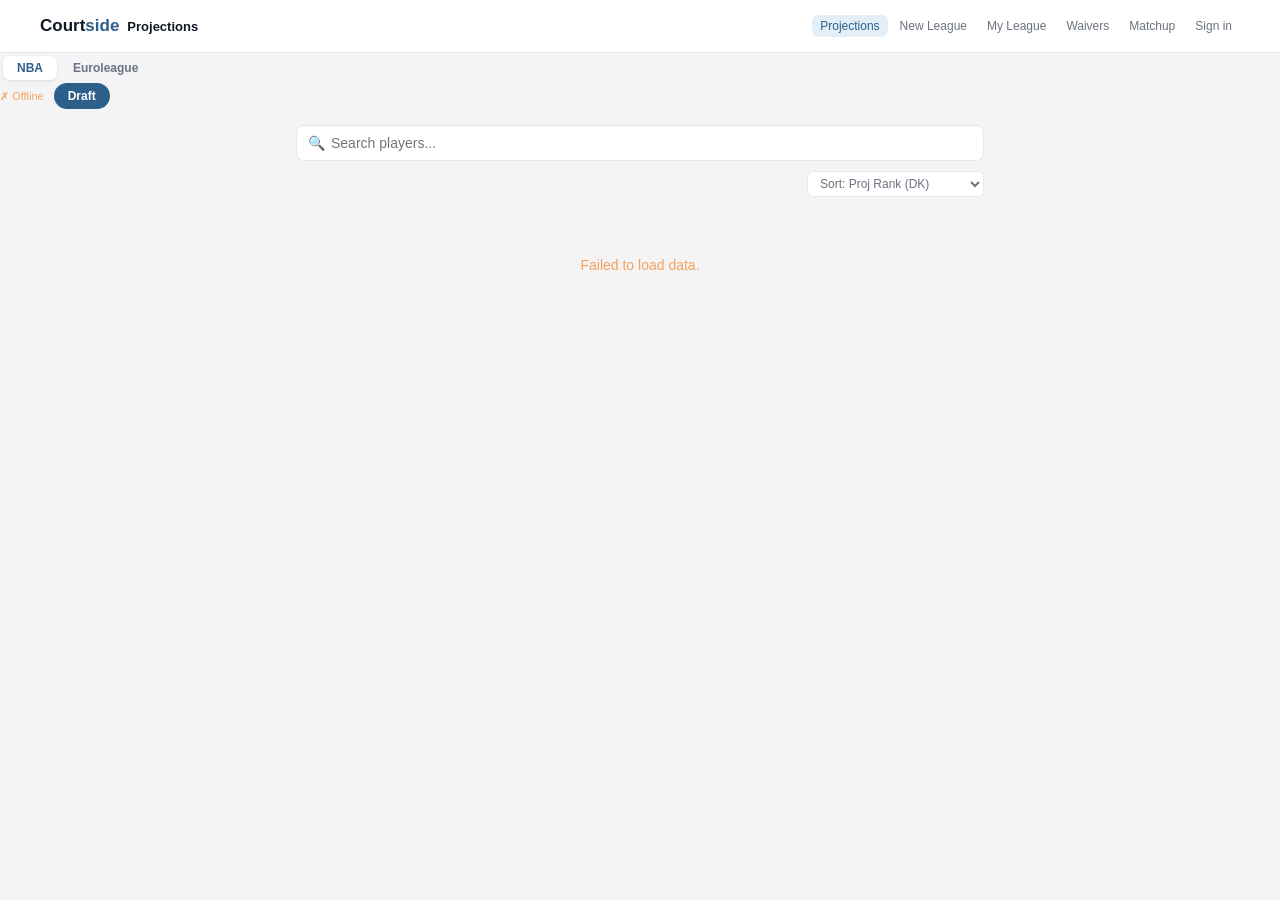
<file: index.html>
<!DOCTYPE html>
<html lang="en">
<head>
  <meta charset="UTF-8">
  <meta name="viewport" content="width=device-width, initial-scale=1.0">
  <title>Courtside — Player Projections</title>
  <style>
    * { box-sizing: border-box; margin: 0; padding: 0; }
    :root {
      --green: #2C5F8A; --green-light: #eaf2f8;
      --orange: #F4A35C; --bg: #f4f4f6; --card: #ffffff;
      --border: #e8e8ec; --text: #111827; --muted: #6b7280; --subtle: #9ca3af;
    }
    body { font-family: -apple-system, BlinkMacSystemFont, 'Segoe UI', sans-serif; background: var(--bg); color: var(--text); min-height: 100vh; }
    .nav { position: sticky; top: 0; z-index: 100; background: white; border-bottom: 1px solid var(--border); padding: 0 16px; }
    .nav-inner { max-width: 720px; margin: 0 auto; display: flex; align-items: center; justify-content: space-between; height: 52px; gap: 10px; }
    .logo { font-size: 17px; font-weight: 700; letter-spacing: -0.3px; flex-shrink: 0; }
    .logo span { color: var(--green); }
    .nav-right { display: flex; align-items: center; gap: 10px; }
    .status { font-size: 11px; color: var(--subtle); }
    .status.ok { color: var(--green); }
    .status.err { color: var(--orange); }
    .draft-btn-nav { font-size: 12px; font-weight: 600; padding: 6px 14px; border-radius: 20px; background: var(--green); color: white; border: none; cursor: pointer; text-decoration: none; display: inline-block; white-space: nowrap; }
    .draft-btn-nav:hover { opacity: .9; }
    .league-toggle { display: flex; background: var(--bg); border-radius: 10px; padding: 3px; gap: 2px; }
    .league-btn { font-size: 12px; font-weight: 600; padding: 5px 14px; border-radius: 7px; border: none; background: transparent; color: var(--muted); cursor: pointer; transition: all 0.15s; white-space: nowrap; }
    .league-btn.active { background: white; color: var(--text); box-shadow: 0 1px 3px rgba(0,0,0,0.1); }
    .league-btn.active.nba { color: var(--green); }
    .league-btn.active.el  { color: var(--orange); }
    .container { max-width: 720px; margin: 0 auto; padding: 16px; }
    .search-wrap { position: relative; margin-bottom: 10px; }
    .search { width: 100%; padding: 9px 12px 9px 34px; font-size: 14px; border: 1px solid var(--border); border-radius: 8px; background: white; color: var(--text); outline: none; transition: border-color 0.15s; }
    .search:focus { border-color: var(--green); }
    .search-icon { position: absolute; left: 12px; top: 50%; transform: translateY(-50%); color: var(--subtle); font-size: 14px; pointer-events: none; }
    .meta-row { display: flex; justify-content: space-between; align-items: center; margin-bottom: 12px; }
    .count { font-size: 12px; color: var(--muted); }
    .sort-select { font-size: 12px; color: var(--muted); border: 1px solid var(--border); border-radius: 6px; padding: 4px 8px; background: white; cursor: pointer; outline: none; }
    .player-card { background: white; border-radius: 12px; padding: 14px 16px; margin-bottom: 8px; border: 1.5px solid var(--border); cursor: pointer; transition: border-color 0.15s, box-shadow 0.15s; }
    .player-card:hover { border-color: var(--green); box-shadow: 0 2px 8px rgba(44,95,138,0.08); }
    .player-card.expanded { border-color: var(--green); }
    .player-card.el-card:hover { border-color: var(--orange); box-shadow: 0 2px 8px rgba(244,163,92,0.10); }
    .player-card.el-card.expanded { border-color: var(--orange); }
    .card-top { display: flex; justify-content: space-between; align-items: flex-start; gap: 12px; }
    .card-left { display: flex; align-items: center; gap: 10px; flex: 1; min-width: 0; }
    .rank { font-size: 11px; font-weight: 700; color: var(--subtle); min-width: 22px; }
    .card-thumb { width: 40px; height: 40px; border-radius: 50%; object-fit: cover; object-position: top center; flex-shrink: 0; background: var(--bg); border: 1.5px solid var(--border); }
    .player-name { font-size: 14px; font-weight: 600; white-space: nowrap; overflow: hidden; text-overflow: ellipsis; }
    .player-meta { font-size: 11px; color: var(--muted); margin-top: 2px; }
    .trend { font-size: 11px; margin-top: 3px; font-weight: 500; }
    .trend.up { color: var(--green); } .trend.down { color: var(--orange); } .trend.flat { color: var(--subtle); }
    .proj-block { text-align: right; flex-shrink: 0; }
    .proj-val { font-size: 22px; font-weight: 700; color: var(--green); line-height: 1; }
    .proj-val.el { color: var(--orange); }
    .proj-label { font-size: 10px; color: var(--subtle); margin-top: 2px; }
    .extra-ranks { display:flex; gap:6px; margin-top:6px; justify-content:flex-end; }
    .extra-ranks span { font-size:10px; font-weight:700; padding:2px 7px; border-radius:8px; background:var(--bg); color:var(--muted); }
    .extra-ranks .auction-val { background:var(--green-light); color:#1E4566; }
    .avg-bar { margin-top: 10px; }
    .avg-label { display: flex; justify-content: space-between; font-size: 10px; color: var(--subtle); margin-bottom: 4px; }
    .bar-track { height: 4px; background: #f0f0f0; border-radius: 2px; overflow: hidden; }
    .bar-fill { height: 100%; border-radius: 2px; background: var(--green); }
    .bar-fill.el { background: var(--orange); }
    .stats-grid { display: grid; grid-template-columns: repeat(4, 1fr); gap: 6px; margin-top: 10px; padding-top: 10px; border-top: 1px solid #f3f3f5; }
    .stat-box { background: #f8f8fa; border-radius: 7px; padding: 7px 6px; text-align: center; }
    .stat-val { font-size: 14px; font-weight: 600; }
    .stat-label { font-size: 10px; color: var(--subtle); margin-top: 1px; }
    .detail { display: none; margin-top: 12px; padding-top: 12px; border-top: 1px solid #f3f3f5; }
    .detail.open { display: block; }
    .detail-heading { font-size: 10px; font-weight: 600; color: var(--subtle); text-transform: uppercase; letter-spacing: 0.5px; margin-bottom: 6px; }
    .detail-row { display: grid; grid-template-columns: repeat(4, 1fr); gap: 6px; margin-bottom: 6px; }
    .detail-box { background: #f8f8fa; border-radius: 7px; padding: 6px 4px; text-align: center; }
    .detail-val { font-size: 13px; font-weight: 600; }
    .detail-label { font-size: 10px; color: var(--subtle); margin-top: 1px; }
    .proj-detail-box { background: var(--green-light); border-radius: 7px; padding: 6px 4px; text-align: center; }
    .proj-detail-box.el { background: #fdf1e4; }
    .proj-detail-val { font-size: 13px; font-weight: 700; color: var(--green); }
    .proj-detail-val.el { color: var(--orange); }
    .proj-detail-label { font-size: 10px; color: var(--muted); margin-top: 1px; }
    .loading { text-align: center; padding: 48px 20px; color: var(--muted); font-size: 14px; }
    .spinner { width: 28px; height: 28px; border: 2px solid var(--border); border-top-color: var(--green); border-radius: 50%; animation: spin 0.7s linear infinite; margin: 0 auto 12px; }
    @keyframes spin { to { transform: rotate(360deg); } }
    .error-msg { text-align: center; padding: 48px 20px; color: var(--orange); font-size: 14px; }
    .league-badge { display: inline-block; font-size: 9px; font-weight: 700; padding: 2px 5px; border-radius: 4px; margin-left: 6px; vertical-align: middle; letter-spacing: 0.3px; }
    .league-badge.nba { background: var(--green-light); color: var(--green); }
    .league-badge.el  { background: #fdf1e4; color: var(--orange); }

    /* ── Pagination ── */
    .pagination {
      display: flex;
      align-items: center;
      justify-content: center;
      gap: 4px;
      padding: 20px 0 56px;
      flex-wrap: wrap;
    }
    .pg-btn {
      min-width: 34px;
      height: 34px;
      border: 1.5px solid var(--border);
      border-radius: 7px;
      background: white;
      color: var(--text);
      font-size: 12px;
      font-weight: 600;
      cursor: pointer;
      padding: 0 8px;
      display: inline-flex;
      align-items: center;
      justify-content: center;
      transition: border-color 0.12s, color 0.12s, background 0.12s;
      white-space: nowrap;
    }
    .pg-btn:hover:not(.active):not([disabled]) { border-color: var(--green); color: var(--green); }
    .pg-btn.active { background: var(--green); color: white; border-color: var(--green); }
    .pg-btn[disabled] { opacity: 0.35; cursor: not-allowed; }
    .pg-btn.skip { font-size: 11px; color: var(--muted); }
    .pg-ellipsis { color: var(--subtle); font-size: 13px; padding: 0 2px; line-height: 34px; }

    @media (max-width: 480px) {
      .nav-inner { height: 48px; }
      .container { padding: 12px; }
      .proj-val { font-size: 19px; }
      .stats-grid, .detail-row { grid-template-columns: repeat(4, 1fr); gap: 4px; }
      .card-thumb { width: 34px; height: 34px; }
      .pg-btn { min-width: 30px; height: 30px; font-size: 11px; padding: 0 6px; }
    }
  </style>
  <link rel="stylesheet" href="player-panel.css?v=4">
  <script src="player-panel.js?v=5" defer></script>
  <script src="nav.js?v=4" defer></script>
</head>
<body>

<div class="league-toggle">
      <button class="league-btn nba active" onclick="switchLeague('nba', this)">NBA</button>
      <button class="league-btn el" onclick="switchLeague('el', this)">Euroleague</button>
    </div>
    <div class="nav-right">
      <div class="status" id="status">Connecting...</div>
      <a class="draft-btn-nav" href="lobby.html">Draft</a>
    </div>
  </div>
</div>

<div class="container">
  <div class="search-wrap">
    <span class="search-icon">🔍</span>
    <input class="search" type="text" placeholder="Search players..." id="search" oninput="onSearch()">
  </div>
  <div class="meta-row">
    <div class="count" id="count"></div>
    <select class="sort-select" id="sort" onchange="onSort()">
      <option value="proj_dk">Sort: Proj Rank (DK)</option>
      <option value="dk_avg">Sort: Last Year Rank (DK)</option>
      <option value="auction_value">Sort: Auction Value</option>
      <option value="pts">Sort: PTS avg</option>
      <option value="reb">Sort: REB avg</option>
      <option value="ast">Sort: AST avg</option>
    </select>
  </div>
  <div id="player-list"><div class="loading"><div class="spinner"></div>Loading projections...</div></div>
</div>

<script>
const API      = 'https://hoopiq-api-production-d3a4.up.railway.app';
const PAGE_SIZE = 20;

let allPlayers     = [];
let displayPlayers = [];  // filtered + sorted
let currentLeague  = 'nba';
let sortField      = 'proj_dk';
let currentPage    = 1;
let nbaPlayerIds   = {};
let elPlayerPhotos = {};

async function init() {
  // Load photo maps
  try { const r = await fetch('nba_player_ids.json');   nbaPlayerIds   = await r.json(); } catch(e) { nbaPlayerIds   = {}; }
  try { const r = await fetch('el_player_photos.json'); elPlayerPhotos = await r.json(); } catch(e) { elPlayerPhotos = {}; }

  try {
    const h = await fetch(`${API}/health`);
    const health = await h.json();
    const n = health.nba ? health.nba.players : health.players;
    document.getElementById('status').textContent = `✓ ${n} players`;
    document.getElementById('status').className = 'status ok';
  } catch(e) {
    document.getElementById('status').textContent = '✗ Offline';
    document.getElementById('status').className = 'status err';
  }
  loadLeague('nba');
}

async function switchLeague(league, btn) {
  if (league === currentLeague) return;
  currentLeague = league;
  document.querySelectorAll('.league-btn').forEach(b => b.classList.remove('active'));
  btn.classList.add('active');
  document.getElementById('search').value = '';
  document.getElementById('count').textContent = '';
  document.getElementById('player-list').innerHTML = '<div class="loading"><div class="spinner"></div>Loading...</div>';
  loadLeague(league);
}

async function loadLeague(league) {
  try {
    const r = await fetch(league === 'el' ? `${API}/euroleague/top?limit=600` : `${API}/top?limit=600`);
    allPlayers = await r.json();
    computeDerivedStats(allPlayers);
    currentPage = 1;
    document.getElementById('status').textContent = `✓ ${allPlayers.length} players`;
    document.getElementById('status').className = 'status ok';
    applyAndRender();
  } catch(e) {
    console.error('loadLeague error:', e);
    document.getElementById('player-list').innerHTML = `<div class="error-msg">Failed to load data.</div>`;
  }
}

function computeDerivedStats(players) {
  const byDkAvg = [...players].sort((a,b) => (b.dk_avg ?? 0) - (a.dk_avg ?? 0));
  byDkAvg.forEach((p, i) => { p.last_year_rank = i + 1; });

  const ROSTER_SPOTS = 156;
  const BUDGET_POOL  = 2400;
  const byProj = [...players].sort((a,b) => (b.proj_dk ?? 0) - (a.proj_dk ?? 0));
  const replacementVal = byProj[Math.min(ROSTER_SPOTS, byProj.length - 1)]?.proj_dk ?? 0;

  let totalAboveRepl = 0;
  byProj.forEach((p, i) => {
    const above = Math.max(0, (p.proj_dk ?? 0) - replacementVal);
    p._above_repl = (i < ROSTER_SPOTS) ? above : 0;
    totalAboveRepl += p._above_repl;
  });
  players.forEach(p => {
    p.auction_value = (p._above_repl > 0 && totalAboveRepl > 0)
      ? Math.max(1, Math.round((p._above_repl / totalAboveRepl) * BUDGET_POOL))
      : 1;
  });
}

// ── Filtering / sorting ────────────────────────────────────────────────────

function onSearch() { currentPage = 1; applyAndRender(); }
function onSort()   { sortField = document.getElementById('sort').value; currentPage = 1; applyAndRender(); }

function applyAndRender() {
  const q = document.getElementById('search').value.toLowerCase();
  let filtered = q ? allPlayers.filter(p => p.name.toLowerCase().includes(q)) : [...allPlayers];

  const asc = ['last_year_rank'].includes(sortField);
  filtered.sort((a,b) => asc
    ? (a[sortField]??9999) - (b[sortField]??9999)
    : (b[sortField]??0)   - (a[sortField]??0)
  );

  displayPlayers = filtered;
  renderPage(currentPage);
}

// ── Pagination ─────────────────────────────────────────────────────────────

function goToPage(page) {
  const totalPages = Math.ceil(displayPlayers.length / PAGE_SIZE);
  page = Math.max(1, Math.min(page, totalPages));
  currentPage = page;
  renderPage(page);
  window.scrollTo({ top: 0, behavior: 'smooth' });
}

function renderPage(page) {
  const isEL      = currentLeague === 'el';
  const total     = displayPlayers.length;
  const totalPages = Math.ceil(total / PAGE_SIZE);
  page = Math.max(1, Math.min(page, totalPages || 1));
  currentPage = page;

  const start = (page - 1) * PAGE_SIZE;
  const end   = Math.min(start + PAGE_SIZE, total);
  const slice = displayPlayers.slice(start, end);
  const maxDk = Math.max(...displayPlayers.map(p => p.dk_avg || 0), 1);

  // Update count label
  document.getElementById('count').textContent =
    `${total} players · page ${page} of ${totalPages || 1}`;

  if (!slice.length) {
    document.getElementById('player-list').innerHTML = '<div class="loading">No players found.</div>';
    return;
  }

  document.getElementById('player-list').innerHTML =
    slice.map((p, i) => renderCard(p, start + i, isEL, maxDk)).join('') +
    buildPagination(totalPages, page);
}

// ── Card rendering ─────────────────────────────────────────────────────────

function renderCard(p, globalIdx, isEL, maxDk) {
  const projDk = p.proj_dk ?? p.PREDICTED ?? 0;
  const dkAvg  = p.dk_avg ?? 0;
  const diff   = projDk - dkAvg;
  const trendText  = Math.abs(diff) > 2
    ? `${diff > 0 ? '↑' : '↓'} ${diff > 0 ? '+' : ''}${diff.toFixed(1)} vs season avg`
    : '— on track';
  const trendClass = diff > 2 ? 'up' : diff < -2 ? 'down' : 'flat';
  const barWidth   = Math.round((dkAvg / maxDk) * 100);
  const teamOpp    = `${p.team ?? '—'} · vs ${p.opp ?? '—'}`;
  const hasProjStats = p.proj_pts !== undefined;

  let thumbSrc = 'player-placeholder.svg';
  if (!isEL) {
    const pid = nbaPlayerIds[p.name];
    if (pid) thumbSrc = `https://cdn.nba.com/headshots/nba/latest/260x190/${pid}.png`;
  } else {
    const url = elPlayerPhotos[p.name];
    if (url) thumbSrc = url;
  }

  return `
  <div class="player-card${isEL ? ' el-card' : ''}" id="card-${globalIdx}" onclick="toggleDetail(${globalIdx})">
    <div class="card-top">
      <div class="card-left">
        <div class="rank">#${globalIdx + 1}</div>
        <img class="card-thumb" src="${thumbSrc}" alt="" onerror="this.src='player-placeholder.svg'">
        <div style="min-width:0">
          <div class="player-name pp-trigger" data-player="${p.name}" data-league="${isEL?'el':'nba'}"
               onclick="event.stopPropagation();PlayerPanel.open('${p.name}','${isEL?'el':'nba'}')">
            ${p.name}<span class="league-badge ${isEL ? 'el' : 'nba'}">${isEL ? 'EL' : 'NBA'}</span>
          </div>
          <div class="player-meta">${teamOpp} · ${p.games ?? '—'} games · ${p.min != null ? p.min.toFixed(1) : '—'} min</div>
          <div class="trend ${trendClass}">${trendText}</div>
        </div>
      </div>
      <div class="proj-block">
        <div class="proj-val${isEL ? ' el' : ''}">${projDk.toFixed(1)}</div>
        <div class="proj-label">proj DK · #${p.proj_rank ?? '—'}</div>
        <div class="extra-ranks">
          <span title="Last year rank">LY #${p.last_year_rank ?? '—'}</span>
          <span class="auction-val" title="Auction value">$${p.auction_value ?? 1}</span>
        </div>
      </div>
    </div>
    <div class="avg-bar">
      <div class="avg-label"><span>Season DK avg: ${dkAvg.toFixed(1)}</span><span>Best: ${Math.max(...[dkAvg]).toFixed(1)}</span></div>
      <div class="bar-track"><div class="bar-fill${isEL ? ' el' : ''}" style="width:${barWidth}%"></div></div>
    </div>
    <div class="stats-grid">
      <div class="stat-box"><div class="stat-val">${pct(p.fg_pct)}</div><div class="stat-label">FG%</div></div>
      <div class="stat-box"><div class="stat-val">${pct(p.ft_pct)}</div><div class="stat-label">FT%</div></div>
      <div class="stat-box"><div class="stat-val">${fmt(p.pts)}</div><div class="stat-label">PTS</div></div>
      <div class="stat-box"><div class="stat-val">${fmt(p.fg3m)}</div><div class="stat-label">3PM</div></div>
    </div>
    <div class="detail" id="detail-${globalIdx}">
      ${hasProjStats ? `
      <div class="detail-heading">Projected stats</div>
      <div class="detail-row">
        <div class="proj-detail-box${isEL ? ' el' : ''}"><div class="proj-detail-val${isEL ? ' el' : ''}">${fmt(p.proj_pts)}</div><div class="proj-detail-label">PTS</div></div>
        <div class="proj-detail-box${isEL ? ' el' : ''}"><div class="proj-detail-val${isEL ? ' el' : ''}">${fmt(p.proj_reb)}</div><div class="proj-detail-label">REB</div></div>
        <div class="proj-detail-box${isEL ? ' el' : ''}"><div class="proj-detail-val${isEL ? ' el' : ''}">${fmt(p.proj_ast)}</div><div class="proj-detail-label">AST</div></div>
        <div class="proj-detail-box${isEL ? ' el' : ''}"><div class="proj-detail-val${isEL ? ' el' : ''}">${fmt(p.proj_stl)}</div><div class="proj-detail-label">STL</div></div>
      </div>
      <div class="detail-row">
        <div class="proj-detail-box${isEL ? ' el' : ''}"><div class="proj-detail-val${isEL ? ' el' : ''}">${fmt(p.proj_blk)}</div><div class="proj-detail-label">BLK</div></div>
        <div class="proj-detail-box${isEL ? ' el' : ''}"><div class="proj-detail-val${isEL ? ' el' : ''}">${fmt(p.proj_tov)}</div><div class="proj-detail-label">TOV</div></div>
        <div class="proj-detail-box${isEL ? ' el' : ''}"><div class="proj-detail-val${isEL ? ' el' : ''}">${fmt(p.proj_fg3m)}</div><div class="proj-detail-label">3PM</div></div>
        <div class="proj-detail-box${isEL ? ' el' : ''}"><div class="proj-detail-val${isEL ? ' el' : ''}">${fmtPct(p.proj_fgm,p.proj_fga)}</div><div class="proj-detail-label">FG%</div></div>
      </div>` : ''}
      <div class="detail-heading" style="margin-top:${hasProjStats?'10px':'0'}">Season averages</div>
      <div class="detail-row">
        <div class="detail-box"><div class="detail-val">${pct(p.fg_pct)}</div><div class="detail-label">FG%</div></div>
        <div class="detail-box"><div class="detail-val">${pct(p.ft_pct)}</div><div class="detail-label">FT%</div></div>
        <div class="detail-box"><div class="detail-val">${fmt(p.pts)}</div><div class="detail-label">PTS</div></div>
        <div class="detail-box"><div class="detail-val">${fmt(p.fg3m)}</div><div class="detail-label">3PM</div></div>
      </div>
      <div class="detail-row">
        <div class="detail-box"><div class="detail-val">${fmt(p.reb)}</div><div class="detail-label">REB</div></div>
        <div class="detail-box"><div class="detail-val">${fmt(p.ast)}</div><div class="detail-label">AST</div></div>
        <div class="detail-box"><div class="detail-val">${fmt(p.stl)}</div><div class="detail-label">STL</div></div>
        <div class="detail-box"><div class="detail-val">${fmt(p.blk)}</div><div class="detail-label">BLK</div></div>
      </div>
      <div class="detail-row">
        <div class="detail-box"><div class="detail-val">${fmt(p.tov)}</div><div class="detail-label">TOV</div></div>
        <div class="detail-box"><div class="detail-val">${dkAvg.toFixed(1)}</div><div class="detail-label">DK avg</div></div>
        <div class="detail-box"><div class="detail-val">${fmt(p.dk_std)}</div><div class="detail-label">DK std</div></div>
        <div class="detail-box"><div class="detail-val">${p.opp ?? '—'}</div><div class="detail-label">Opp</div></div>
      </div>
      ${isEL && p.pir_avg ? `<div class="detail-row"><div class="detail-box"><div class="detail-val">${fmt(p.pir_avg)}</div><div class="detail-label">PIR avg</div></div></div>` : ''}
    </div>
  </div>`;
}

// ── Pagination HTML ────────────────────────────────────────────────────────

function buildPagination(totalPages, page) {
  if (totalPages <= 1) return '';

  const btn = (label, targetPage, extra = '') => {
    const disabled = (targetPage < 1 || targetPage > totalPages) ? 'disabled' : '';
    const active   = (targetPage === page && !isNaN(targetPage)) ? 'active' : '';
    const cls      = ['pg-btn', extra, active].filter(Boolean).join(' ');
    return `<button class="${cls}" onclick="goToPage(${targetPage})" ${disabled}>${label}</button>`;
  };

  // Which page numbers to show
  const nums = pageNumbers(totalPages, page);
  const numBtns = nums.map(n =>
    n === '...' ? `<span class="pg-ellipsis">…</span>` : btn(n, n)
  ).join('');

  return `
    <div class="pagination">
      ${btn('‹ Prev', page - 1)}
      ${btn('−5', page - 5, 'skip')}
      ${numBtns}
      ${btn('+5', page + 5, 'skip')}
      ${btn('Next ›', page + 1)}
    </div>`;
}

function pageNumbers(total, current) {
  if (total <= 7) return Array.from({length: total}, (_, i) => i + 1);

  const show = new Set([1, total]);
  for (let i = Math.max(1, current - 2); i <= Math.min(total, current + 2); i++) show.add(i);

  const sorted = [...show].sort((a, b) => a - b);
  const result = [];
  let prev = 0;
  for (const p of sorted) {
    if (p - prev > 1) result.push('...');
    result.push(p);
    prev = p;
  }
  return result;
}

// ── Helpers ────────────────────────────────────────────────────────────────

const fmt    = v => v != null ? Number(v).toFixed(1) : '—';
const pct    = v => v != null ? `${(v*100).toFixed(1)}%` : '—';
const fmtPct = (m,a) => a && a > 0 ? `${((m/a)*100).toFixed(1)}%` : '—';

function toggleDetail(i) {
  const card   = document.getElementById(`card-${i}`);
  const detail = document.getElementById(`detail-${i}`);
  if (card)   card.classList.toggle('expanded');
  if (detail) detail.classList.toggle('open');
}

init();
</script>
</body>
</html>
</file>
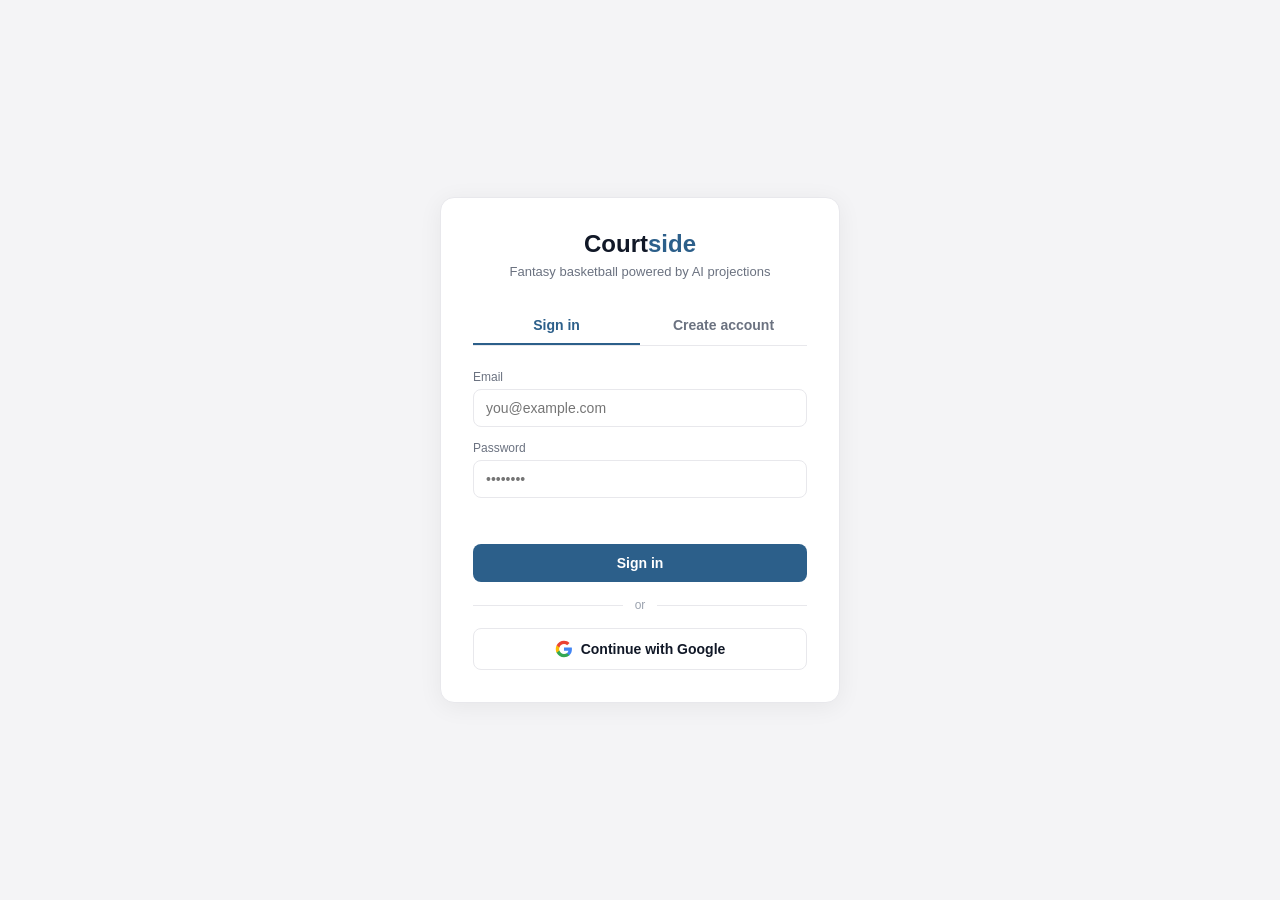
<file: auth-callback.html>
<!DOCTYPE html>
<html lang="en">
<head>
  <meta charset="UTF-8">
  <meta name="viewport" content="width=device-width, initial-scale=1.0">
  <title>Courtside — Signing in...</title>
  <style>
    body{font-family:-apple-system,BlinkMacSystemFont,'Segoe UI',sans-serif;background:#f4f4f6;display:flex;align-items:center;justify-content:center;min-height:100vh;margin:0}
    .card{background:#fff;border-radius:14px;padding:40px;text-align:center;max-width:340px;width:92%;box-shadow:0 4px 24px rgba(0,0,0,.06)}
    .logo{font-size:22px;font-weight:700;margin-bottom:16px}.logo span{color:#2C5F8A}
    .spinner{width:36px;height:36px;border:3px solid #e8e8ec;border-top-color:#2C5F8A;border-radius:50%;animation:spin .7s linear infinite;margin:0 auto 16px}
    @keyframes spin{to{transform:rotate(360deg)}}
    .msg{font-size:14px;color:#6b7280}
    .err{color:#F4A35C;font-size:13px;margin-top:12px}
  </style>
</head>
<body>
<div class="card">
  <div class="logo">Court<span>side</span></div>
  <div class="spinner"></div>
  <div class="msg" id="msg">Completing sign-in...</div>
  <div class="err" id="err"></div>
</div>

<script>
const API = 'https://hoopiq-api-production-d3a4.up.railway.app';

// Supabase can return tokens two ways:
// 1. Implicit flow: #access_token=...&refresh_token=...  (URL hash)
// 2. PKCE flow:     ?code=...                              (query string)
async function handleCallback() {
  const hash       = window.location.hash.substring(1);
  const hashParams = new URLSearchParams(hash);
  const queryParams = new URLSearchParams(window.location.search);

  const access_token  = hashParams.get('access_token');
  const refresh_token = hashParams.get('refresh_token');
  const pkce_code     = queryParams.get('code');
  const error         = hashParams.get('error_description') || hashParams.get('error')
                       || queryParams.get('error_description') || queryParams.get('error');

  if (error) {
    document.getElementById('msg').textContent = 'Sign-in failed';
    document.getElementById('err').textContent = error;
    setTimeout(() => window.location.href = 'auth.html', 3000);
    return;
  }

  // PKCE flow: exchange the code for a session via our API
  if (pkce_code && !access_token) {
    try {
      const res  = await fetch(`${API}/auth/exchange`, {
        method: 'POST',
        headers: {'Content-Type':'application/json'},
        body: JSON.stringify({code: pkce_code}),
      });
      const data = await res.json();
      if (res.ok && data.session?.access_token) {
        localStorage.setItem('courtside_session', JSON.stringify(data.session));
        localStorage.setItem('courtside_user',    JSON.stringify(data.user));
        document.getElementById('msg').textContent = 'Signed in! Redirecting...';
        const redirectTo = queryParams.get('redirect') === 'lobby' ? 'lobby.html' : 'dashboard.html';
        window.location.href = redirectTo;
      } else {
        throw new Error(data.error || 'Exchange failed');
      }
    } catch(e) {
      document.getElementById('err').textContent = e.message;
      setTimeout(() => window.location.href = 'auth.html', 3000);
    }
    return;
  }

  if (access_token) {
    // Get user info
    try {
      const res = await fetch(`${API}/auth/me`, {
        headers: {'Authorization': `Bearer ${access_token}`}
      });
      const data = await res.json();
      if (res.ok) {
        localStorage.setItem('courtside_session', JSON.stringify({access_token, refresh_token}));
        localStorage.setItem('courtside_user',    JSON.stringify(data.user));
        document.getElementById('msg').textContent = 'Signed in! Redirecting...';
        const urlParams  = new URLSearchParams(window.location.search);
        const redirectTo = urlParams.get('redirect') === 'lobby' ? 'lobby.html' : 'dashboard.html';
        window.location.href = redirectTo;
      } else {
        throw new Error(data.error || 'Auth failed');
      }
    } catch(e) {
      document.getElementById('err').textContent = e.message;
      setTimeout(() => window.location.href = 'auth.html', 3000);
    }
  } else {
    // No token — redirect back to login
    window.location.href = 'auth.html';
  }
}

handleCallback();
</script>
</body>
</html>
</file>
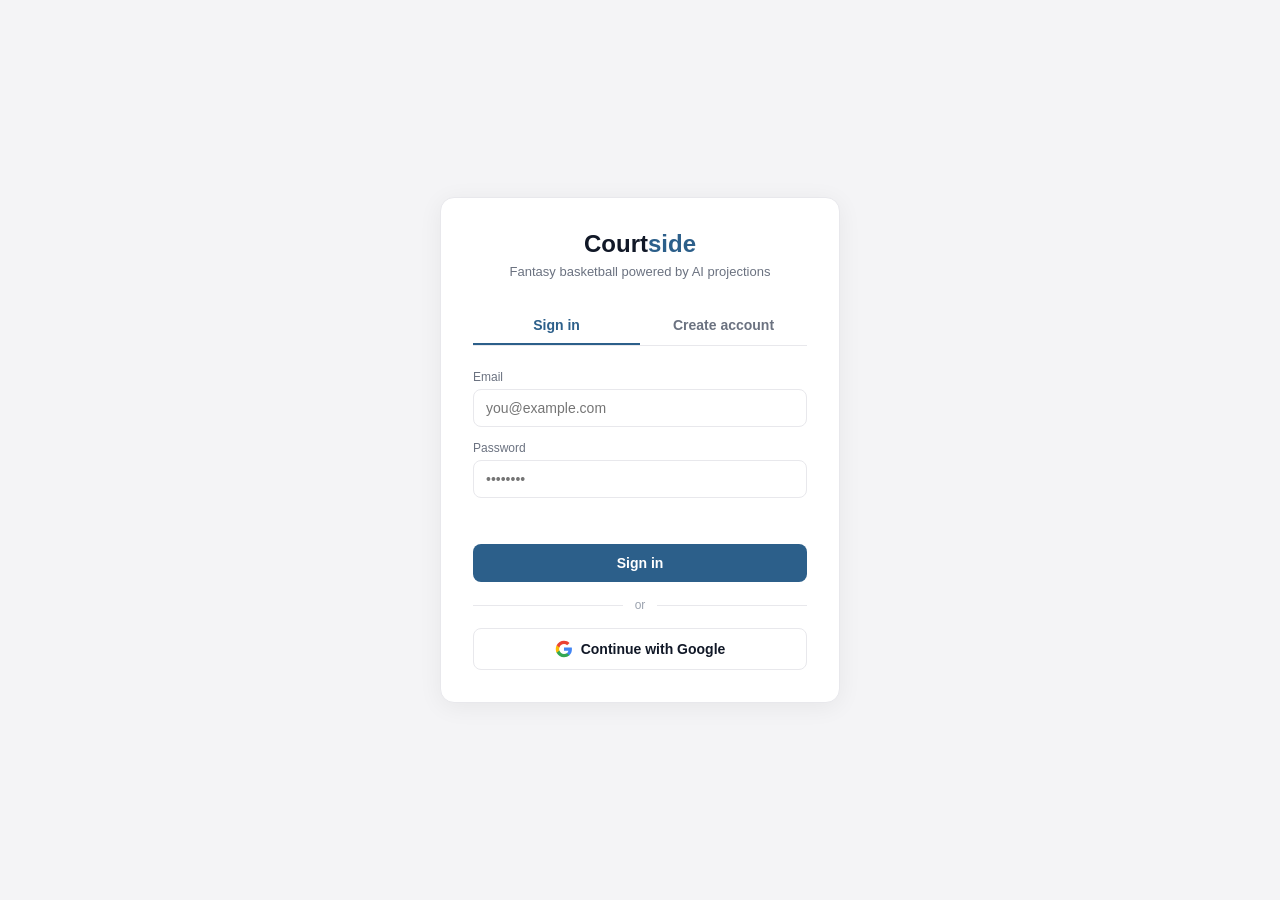
<file: auth.html>
<!DOCTYPE html>
<html lang="en">
<head>
  <meta charset="UTF-8">
  <meta name="viewport" content="width=device-width, initial-scale=1.0">
  <title>Courtside — Sign In</title>
  <style>
    *{box-sizing:border-box;margin:0;padding:0}
    :root{--green:#2C5F8A;--green-light:#E3EEF6;--orange:#F4A35C;--bg:#f4f4f6;--border:#e8e8ec;--text:#111827;--muted:#6b7280;--subtle:#9ca3af}
    body{font-family:-apple-system,BlinkMacSystemFont,'Segoe UI',sans-serif;background:var(--bg);color:var(--text);min-height:100vh;display:flex;align-items:center;justify-content:center;padding:16px}
    .card{background:#fff;border-radius:14px;border:1px solid var(--border);padding:32px;width:100%;max-width:400px;box-shadow:0 4px 24px rgba(0,0,0,.06)}
    .logo{font-size:24px;font-weight:700;text-align:center;margin-bottom:6px}.logo span{color:var(--green)}
    .tagline{font-size:13px;color:var(--muted);text-align:center;margin-bottom:28px}
    .tabs{display:flex;border-bottom:1px solid var(--border);margin-bottom:24px}
    .tab{flex:1;font-size:14px;font-weight:600;padding:10px;border:none;background:none;color:var(--muted);cursor:pointer;border-bottom:2px solid transparent}
    .tab.active{color:var(--green);border-bottom-color:var(--green)}
    label{display:block;font-size:12px;font-weight:500;color:var(--muted);margin-bottom:5px;margin-top:14px}
    label:first-of-type{margin-top:0}
    input{width:100%;padding:10px 12px;font-size:14px;border:1px solid var(--border);border-radius:8px;background:#fff;color:var(--text);outline:none;transition:border-color .15s}
    input:focus{border-color:var(--green)}
    .btn{width:100%;padding:11px;font-size:14px;font-weight:600;border-radius:8px;border:none;cursor:pointer;margin-top:18px;transition:opacity .15s}
    .btn-green{background:var(--green);color:#fff}.btn-green:hover{opacity:.9}
    .btn-google{background:#fff;color:var(--text);border:1px solid var(--border);display:flex;align-items:center;justify-content:center;gap:8px;margin-top:10px}
    .btn-google:hover{background:var(--bg)}
    .btn-google svg{width:18px;height:18px;flex-shrink:0}
    .divider{display:flex;align-items:center;gap:12px;margin:16px 0;color:var(--subtle);font-size:12px}
    .divider::before,.divider::after{content:'';flex:1;height:1px;background:var(--border)}
    .error-msg{font-size:13px;color:var(--orange);margin-top:10px;min-height:18px;text-align:center}
    .success-msg{font-size:13px;color:var(--green);margin-top:10px;min-height:18px;text-align:center}
    .loading{opacity:.6;pointer-events:none}
    .spinner{display:inline-block;width:16px;height:16px;border:2px solid rgba(255,255,255,.3);border-top-color:#fff;border-radius:50%;animation:spin .7s linear infinite;margin-right:6px;vertical-align:middle}
    @keyframes spin{to{transform:rotate(360deg)}}
    .terms{font-size:11px;color:var(--subtle);text-align:center;margin-top:16px;line-height:1.5}
  </style>
</head>
<body>
<div class="card">
  <div class="logo">Court<span>side</span></div>
  <div class="tagline">Fantasy basketball powered by AI projections</div>

  <div class="tabs">
    <button class="tab active" onclick="setTab(this,'login')">Sign in</button>
    <button class="tab" onclick="setTab(this,'signup')">Create account</button>
  </div>

  <!-- LOGIN -->
  <div id="panel-login">
    <label>Email</label>
    <input type="email" id="login-email" placeholder="you@example.com" autocomplete="email">
    <label>Password</label>
    <input type="password" id="login-pwd" placeholder="••••••••" autocomplete="current-password"
           onkeydown="if(event.key==='Enter')login()">
    <div class="error-msg" id="login-err"></div>
    <button class="btn btn-green" id="login-btn" onclick="login()">Sign in</button>
    <div class="divider">or</div>
    <button class="btn btn-google" onclick="googleSignIn()">
      <svg viewBox="0 0 24 24"><path fill="#4285F4" d="M22.56 12.25c0-.78-.07-1.53-.2-2.25H12v4.26h5.92c-.26 1.37-1.04 2.53-2.21 3.31v2.77h3.57c2.08-1.92 3.28-4.74 3.28-8.09z"/><path fill="#34A853" d="M12 23c2.97 0 5.46-.98 7.28-2.66l-3.57-2.77c-.98.66-2.23 1.06-3.71 1.06-2.86 0-5.29-1.93-6.16-4.53H2.18v2.84C3.99 20.53 7.7 23 12 23z"/><path fill="#FBBC05" d="M5.84 14.09c-.22-.66-.35-1.36-.35-2.09s.13-1.43.35-2.09V7.07H2.18C1.43 8.55 1 10.22 1 12s.43 3.45 1.18 4.93l2.85-2.22.81-.62z"/><path fill="#EA4335" d="M12 5.38c1.62 0 3.06.56 4.21 1.64l3.15-3.15C17.45 2.09 14.97 1 12 1 7.7 1 3.99 3.47 2.18 7.07l3.66 2.84c.87-2.6 3.3-4.53 6.16-4.53z"/></svg>
      Continue with Google
    </button>
  </div>

  <!-- SIGNUP -->
  <div id="panel-signup" style="display:none">
    <label>Email</label>
    <input type="email" id="signup-email" placeholder="you@example.com" autocomplete="email">
    <label>Password</label>
    <input type="password" id="signup-pwd" placeholder="Min 6 characters" autocomplete="new-password">
    <label>Confirm password</label>
    <input type="password" id="signup-pwd2" placeholder="••••••••" autocomplete="new-password"
           onkeydown="if(event.key==='Enter')signup()">
    <div class="error-msg" id="signup-err"></div>
    <div class="success-msg" id="signup-ok"></div>
    <button class="btn btn-green" id="signup-btn" onclick="signup()">Create account</button>
    <div class="divider">or</div>
    <button class="btn btn-google" onclick="googleSignIn()">
      <svg viewBox="0 0 24 24"><path fill="#4285F4" d="M22.56 12.25c0-.78-.07-1.53-.2-2.25H12v4.26h5.92c-.26 1.37-1.04 2.53-2.21 3.31v2.77h3.57c2.08-1.92 3.28-4.74 3.28-8.09z"/><path fill="#34A853" d="M12 23c2.97 0 5.46-.98 7.28-2.66l-3.57-2.77c-.98.66-2.23 1.06-3.71 1.06-2.86 0-5.29-1.93-6.16-4.53H2.18v2.84C3.99 20.53 7.7 23 12 23z"/><path fill="#FBBC05" d="M5.84 14.09c-.22-.66-.35-1.36-.35-2.09s.13-1.43.35-2.09V7.07H2.18C1.43 8.55 1 10.22 1 12s.43 3.45 1.18 4.93l2.85-2.22.81-.62z"/><path fill="#EA4335" d="M12 5.38c1.62 0 3.06.56 4.21 1.64l3.15-3.15C17.45 2.09 14.97 1 12 1 7.7 1 3.99 3.47 2.18 7.07l3.66 2.84c.87-2.6 3.3-4.53 6.16-4.53z"/></svg>
      Continue with Google
    </button>
    <div class="terms">By creating an account you agree to our terms of service.</div>
  </div>
</div>

<script>
const API = 'https://hoopiq-api-production-d3a4.up.railway.app';

// Determine where to go after sign-in
const urlParams   = new URLSearchParams(window.location.search);
const redirectTo  = urlParams.get('redirect') === 'lobby' ? 'lobby.html' : 'dashboard.html';

// If already logged in, redirect immediately
const session = JSON.parse(localStorage.getItem('courtside_session') || 'null');
if (session?.access_token) {
  window.location.href = redirectTo;
}

function setTab(btn, tab) {
  document.querySelectorAll('.tab').forEach(b => b.classList.remove('active'));
  btn.classList.add('active');
  document.getElementById('panel-login').style.display  = tab === 'login'  ? 'block' : 'none';
  document.getElementById('panel-signup').style.display = tab === 'signup' ? 'block' : 'none';
}

function setLoading(btnId, loading) {
  const btn = document.getElementById(btnId);
  btn.classList.toggle('loading', loading);
  btn.innerHTML = loading
    ? `<span class="spinner"></span> Please wait...`
    : btnId === 'login-btn' ? 'Sign in' : 'Create account';
}

async function login() {
  const email = document.getElementById('login-email').value.trim();
  const pwd   = document.getElementById('login-pwd').value;
  const errEl = document.getElementById('login-err');
  errEl.textContent = '';
  if (!email || !pwd) { errEl.textContent = 'Enter your email and password.'; return; }
  setLoading('login-btn', true);
  try {
    const res  = await fetch(`${API}/auth/login`, {
      method: 'POST',
      headers: {'Content-Type':'application/json'},
      body: JSON.stringify({email, password: pwd}),
    });
    const data = await res.json();
    if (!res.ok) throw new Error(data.error || 'Login failed');
    saveSession(data);
    window.location.href = redirectTo;
  } catch(e) {
    errEl.textContent = e.message;
    setLoading('login-btn', false);
  }
}

async function signup() {
  const email = document.getElementById('signup-email').value.trim();
  const pwd   = document.getElementById('signup-pwd').value;
  const pwd2  = document.getElementById('signup-pwd2').value;
  const errEl = document.getElementById('signup-err');
  const okEl  = document.getElementById('signup-ok');
  errEl.textContent = ''; okEl.textContent = '';
  if (!email) { errEl.textContent = 'Enter your email.'; return; }
  if (pwd.length < 6) { errEl.textContent = 'Password must be at least 6 characters.'; return; }
  if (pwd !== pwd2)   { errEl.textContent = 'Passwords do not match.'; return; }
  setLoading('signup-btn', true);
  try {
    const res  = await fetch(`${API}/auth/signup`, {
      method: 'POST',
      headers: {'Content-Type':'application/json'},
      body: JSON.stringify({email, password: pwd}),
    });
    const data = await res.json();
    if (!res.ok) throw new Error(data.error || 'Signup failed');
    if (data.session?.access_token) {
      saveSession(data);
      window.location.href = 'dashboard.html';
    } else {
      okEl.textContent = '✓ Account created! Check your email to confirm, then sign in.';
      setLoading('signup-btn', false);
    }
  } catch(e) {
    errEl.textContent = e.message;
    setLoading('signup-btn', false);
  }
}

async function googleSignIn() {
  try {
    const callbackUrl = `https://rozymozy.github.io/hoopiq/auth-callback.html?redirect=${redirectTo === 'lobby.html' ? 'lobby' : 'dashboard'}`;
    const res  = await fetch(`${API}/auth/google-url?redirect=${encodeURIComponent(callbackUrl)}`);
    const data = await res.json();
    if (data.url) window.location.href = data.url;
  } catch(e) {
    alert('Could not start Google sign-in: ' + e.message);
  }
}

function saveSession(data) {
  localStorage.setItem('courtside_session', JSON.stringify(data.session));
  localStorage.setItem('courtside_user',    JSON.stringify(data.user));
}
</script>
</body>
</html>
</file>
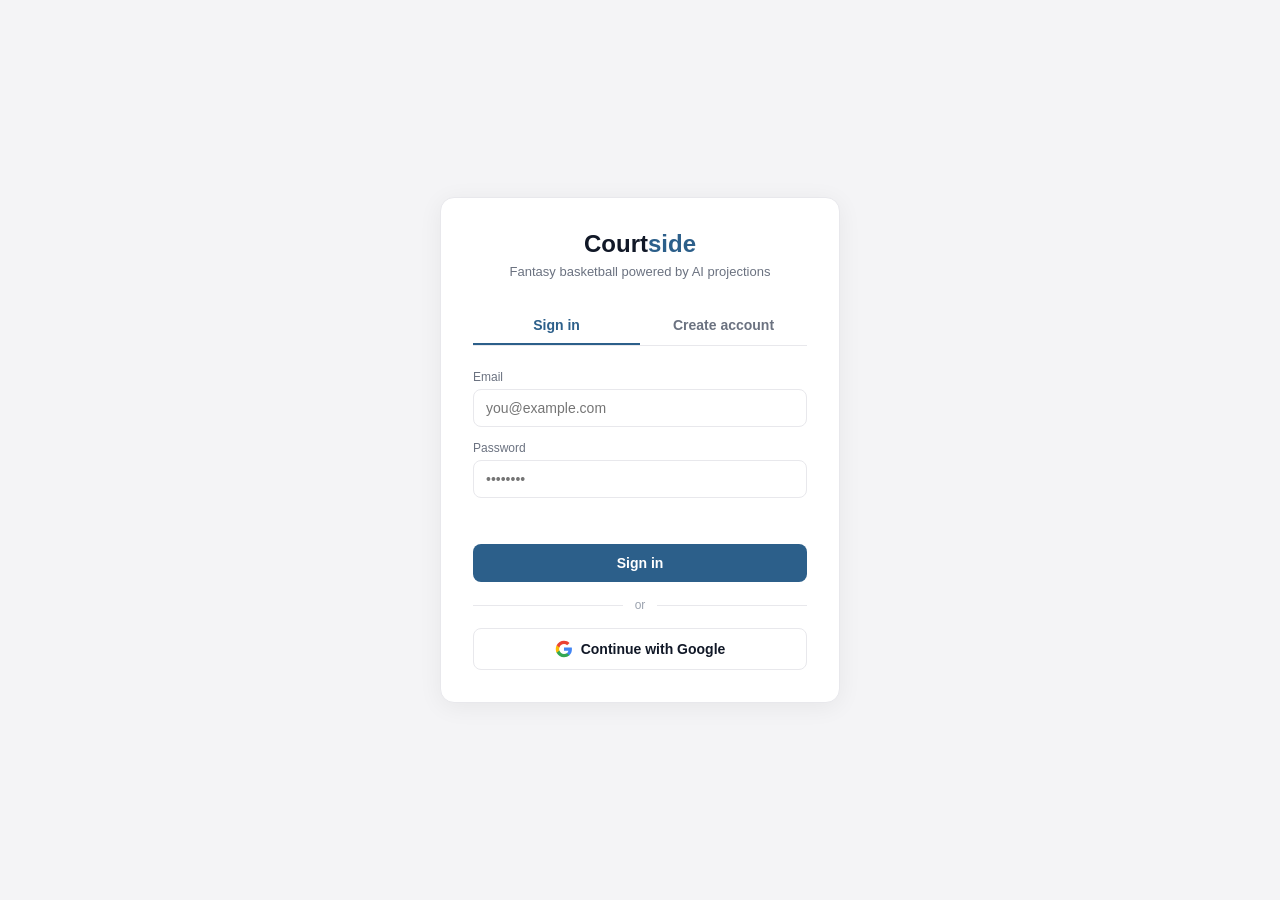
<file: dashboard.html>
<!DOCTYPE html>
<html lang="en">
<head>
  <meta charset="UTF-8">
  <meta name="viewport" content="width=device-width, initial-scale=1.0">
  <title>Courtside — Dashboard</title>
  <script src="nav.js?v=3" defer></script>
  <style>
    *{box-sizing:border-box;margin:0;padding:0}
    :root{--green:#2C5F8A;--green-light:#E3EEF6;--orange:#F4A35C;--purple:#7C3AED;--purple-light:#EDE9FE;--bg:#f4f4f6;--border:#e8e8ec;--text:#111827;--muted:#6b7280;--subtle:#9ca3af}
    body{font-family:-apple-system,BlinkMacSystemFont,'Segoe UI',sans-serif;background:var(--bg);color:var(--text);min-height:100vh}
    .container{max-width:800px;margin:0 auto;padding:24px 16px}
    .welcome{margin-bottom:28px}
    .welcome-title{font-size:22px;font-weight:700}
    .welcome-sub{font-size:14px;color:var(--muted);margin-top:4px}
    .section-title{font-size:14px;font-weight:700;color:var(--muted);text-transform:uppercase;letter-spacing:.5px;margin-bottom:12px}
    .league-grid{display:grid;grid-template-columns:repeat(auto-fill,minmax(240px,1fr));gap:12px;margin-bottom:28px}
    .league-card{background:#fff;border-radius:10px;border:1px solid var(--border);padding:16px;cursor:pointer;transition:box-shadow .15s,transform .15s;text-decoration:none;display:block}
    .league-card:hover{box-shadow:0 4px 16px rgba(0,0,0,.08);transform:translateY(-1px)}
    .lc-name{font-size:15px;font-weight:700;color:var(--text);margin-bottom:4px}
    .lc-team{font-size:12px;color:var(--muted);margin-bottom:10px}
    .lc-pills{display:flex;gap:5px;flex-wrap:wrap}
    .lc-pill{font-size:10px;font-weight:600;padding:2px 8px;border-radius:10px;background:var(--bg);color:var(--muted)}
    .lc-pill.active{background:var(--green-light);color:#1E4566}
    .lc-pill.draft{background:var(--purple-light);color:var(--purple)}
    .new-league-card{background:#fff;border-radius:10px;border:2px dashed var(--border);padding:16px;cursor:pointer;transition:border-color .15s;display:flex;align-items:center;justify-content:center;gap:8px;color:var(--muted);font-size:14px;font-weight:600;min-height:90px;text-decoration:none}
    .new-league-card:hover{border-color:var(--green);color:var(--green)}
    .action-row{display:flex;gap:10px;flex-wrap:wrap;margin-bottom:28px}
    .action-btn{padding:10px 20px;border-radius:8px;border:1px solid var(--border);background:#fff;font-size:13px;font-weight:600;cursor:pointer;color:var(--text);text-decoration:none;display:inline-block}
    .action-btn:hover{background:var(--bg)}
    .action-btn.primary{background:var(--green);color:#fff;border-color:var(--green)}.action-btn.primary:hover{opacity:.9}
    .empty-state{text-align:center;padding:48px 16px;color:var(--muted)}
    .empty-state-title{font-size:16px;font-weight:600;margin-bottom:8px;color:var(--text)}
    .empty-state-sub{font-size:13px;margin-bottom:20px}
    .user-pill{display:flex;align-items:center;gap:8px;padding:8px 14px;background:#fff;border-radius:10px;border:1px solid var(--border);margin-bottom:20px;width:fit-content}
    .user-avatar{width:32px;height:32px;border-radius:50%;background:var(--green-light);display:flex;align-items:center;justify-content:center;font-size:13px;font-weight:700;color:#1E4566;flex-shrink:0}
    .user-email{font-size:13px;color:var(--muted)}
    .signout-btn{font-size:12px;color:var(--orange);cursor:pointer;background:none;border:none;margin-left:8px}
    .signout-btn:hover{text-decoration:underline}
    .loading{color:var(--muted);font-size:13px;padding:20px 0}
  </style>
</head>
<body>
<div class="container">
  <div class="welcome">
    <div class="welcome-title">Welcome back 👋</div>
    <div class="welcome-sub" id="welcome-sub">Loading your leagues...</div>
  </div>

  <div class="user-pill" id="user-pill" style="display:none">
    <div class="user-avatar" id="user-avatar">?</div>
    <div class="user-email" id="user-email">—</div>
    <button class="signout-btn" onclick="signOut()">Sign out</button>
  </div>

  <div class="action-row">
    <a class="action-btn primary" href="lobby.html">+ Create a league</a>
    <a class="action-btn" href="index.html">📊 Projections</a>
  </div>

  <div class="section-title">My Leagues</div>
  <div class="league-grid" id="league-grid">
    <div class="loading">Loading...</div>
  </div>
</div>

<script>
const API = 'https://hoopiq-api-production-d3a4.up.railway.app';

// Auth check
const session = JSON.parse(localStorage.getItem('courtside_session') || 'null');
const user    = JSON.parse(localStorage.getItem('courtside_user')    || 'null');

if (!session?.access_token) {
  window.location.href = 'auth.html';
}

// Show user info
if (user?.email) {
  document.getElementById('user-pill').style.display = 'flex';
  document.getElementById('user-email').textContent  = user.email;
  document.getElementById('user-avatar').textContent = user.email[0].toUpperCase();
  document.getElementById('welcome-sub').textContent = `Here are your leagues, ${user.email.split('@')[0]}`;
}

async function loadLeagues() {
  try {
    const res  = await fetch(`${API}/user/leagues`, {
      headers: {'Authorization': `Bearer ${session.access_token}`}
    });

    if (res.status === 401) {
      // Token expired — try refresh
      await refreshToken();
      return loadLeagues();
    }

    const data = await res.json();
    renderLeagues(data.leagues || []);
  } catch(e) {
    document.getElementById('league-grid').innerHTML =
      '<div class="loading">Could not load leagues — check your connection</div>';
  }
}

function renderLeagues(leagues) {
  const grid = document.getElementById('league-grid');
  if (!leagues.length) {
    grid.innerHTML = `
      <div style="grid-column:1/-1">
        <div class="empty-state">
          <div class="empty-state-title">No leagues yet</div>
          <div class="empty-state-sub">Create a league and invite friends to play</div>
          <a class="action-btn primary" href="lobby.html">+ Create my first league</a>
        </div>
      </div>`;
    return;
  }

  grid.innerHTML = leagues.map(m => {
    const lg     = m.leagues;
    const status = lg?.status || 'waiting';
    const statusLabel = {
      waiting:  '⏳ Waiting',
      drafting: '🔴 Draft live',
      complete: '✓ Draft done',
    }[status] || status;

    return `
    <a class="league-card" href="league.html?code=${lg?.code}&team=${encodeURIComponent(m.team_name)}&manager=${encodeURIComponent(m.manager_name)}">
      <div class="lc-name">${lg?.name || 'My League'}</div>
      <div class="lc-team">Playing as <strong>${m.team_name}</strong></div>
      <div class="lc-pills">
        <span class="lc-pill ${status==='drafting'?'active':''}">${statusLabel}</span>
        <span class="lc-pill">${lg?.league==='el'?'🌍 EL':'🏀 NBA'}</span>
        <span class="lc-pill ${lg?.draft_type==='auction'?'draft':''}">${lg?.draft_type==='auction'?'🔨 Auction':'🐍 Snake'}</span>
        <span class="lc-pill">${lg?.rounds||10} rounds</span>
      </div>
    </a>`;
  }).join('') + `
    <a class="new-league-card" href="lobby.html">
      + New league
    </a>`;
}

async function refreshToken() {
  const refresh_token = session?.refresh_token;
  if (!refresh_token) { signOut(); return; }
  try {
    const res  = await fetch(`${API}/auth/refresh`, {
      method: 'POST',
      headers: {'Content-Type':'application/json'},
      body: JSON.stringify({refresh_token}),
    });
    const data = await res.json();
    if (res.ok && data.session) {
      localStorage.setItem('courtside_session', JSON.stringify(data.session));
      session.access_token  = data.session.access_token;
      session.refresh_token = data.session.refresh_token;
    } else {
      signOut();
    }
  } catch(e) { signOut(); }
}

function signOut() {
  localStorage.removeItem('courtside_session');
  localStorage.removeItem('courtside_user');
  window.location.href = 'auth.html';
}

loadLeagues();
</script>
</body>
</html>
</file>
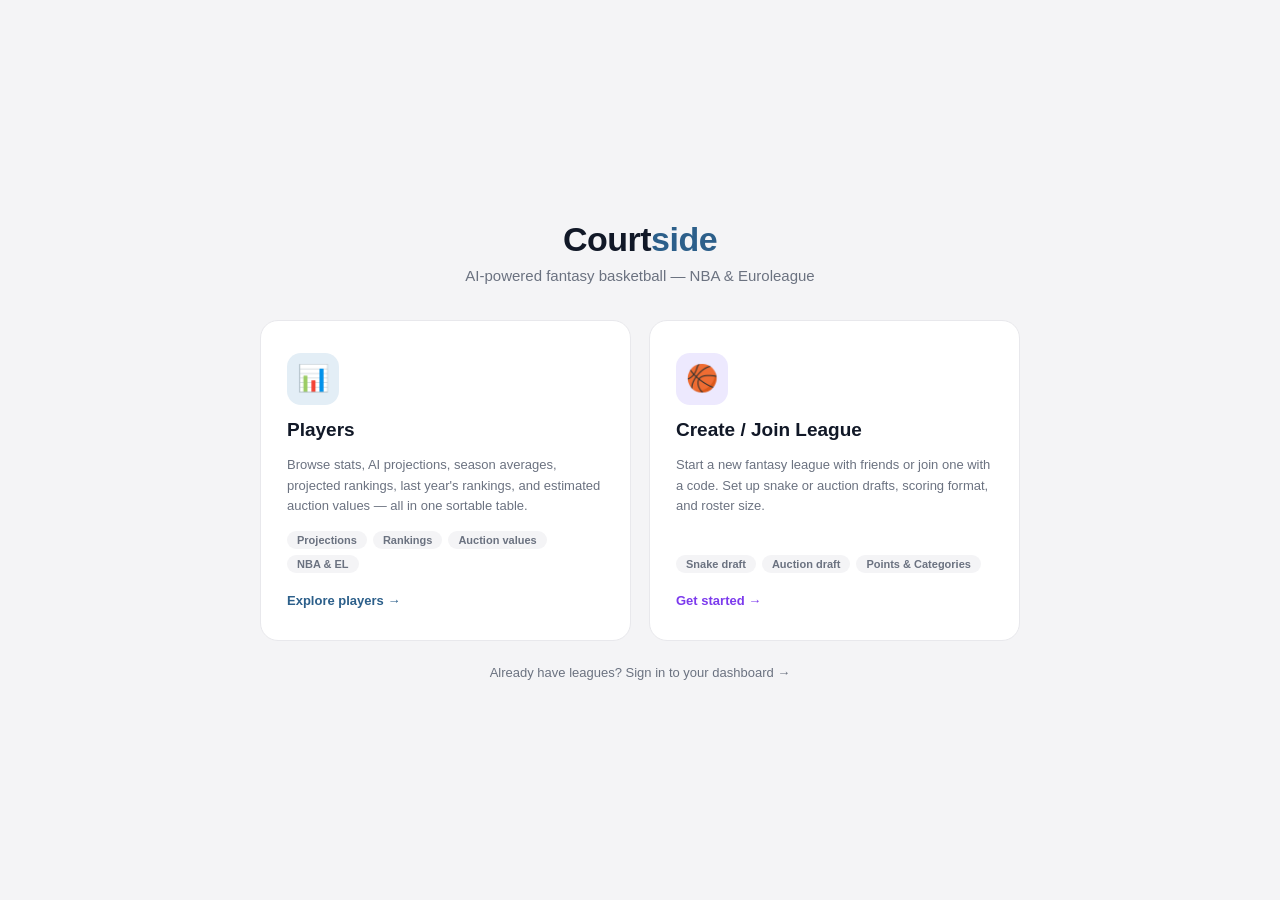
<file: home.html>
<!DOCTYPE html>
<html lang="en">
<head>
  <meta charset="UTF-8">
  <meta name="viewport" content="width=device-width, initial-scale=1.0">
  <title>Courtside — Fantasy Basketball</title>
  <style>
    *{box-sizing:border-box;margin:0;padding:0}
    :root{
      --green:#2C5F8A;--green-light:#E3EEF6;
      --orange:#F4A35C;--orange-light:#FDF1E4;
      --purple:#7C3AED;--purple-light:#EDE9FE;
      --bg:#f4f4f6;--border:#e8e8ec;--text:#111827;--muted:#6b7280;--subtle:#9ca3af;
    }
    body{font-family:-apple-system,BlinkMacSystemFont,'Segoe UI',sans-serif;background:var(--bg);color:var(--text);min-height:100vh;display:flex;align-items:center;justify-content:center;padding:16px}
    .wrap{max-width:760px;width:100%}
    .hero{text-align:center;margin-bottom:36px}
    .logo{font-size:34px;font-weight:800;letter-spacing:-.5px}
    .logo span{color:var(--green)}
    .tagline{font-size:15px;color:var(--muted);margin-top:8px}

    .tabs{display:grid;grid-template-columns:1fr 1fr;gap:18px}
    @media(max-width:600px){.tabs{grid-template-columns:1fr}}

    .tab-card{
      background:#fff;border-radius:18px;border:1px solid var(--border);
      padding:32px 26px;text-decoration:none;color:var(--text);
      transition:transform .18s, box-shadow .18s, border-color .18s;
      display:flex;flex-direction:column;gap:14px;min-height:240px;
    }
    .tab-card:hover{transform:translateY(-4px);box-shadow:0 12px 32px rgba(0,0,0,.08);border-color:var(--green)}
    .tab-card.league:hover{border-color:var(--purple)}

    .tab-icon{
      width:52px;height:52px;border-radius:14px;
      display:flex;align-items:center;justify-content:center;
      font-size:26px;
    }
    .tab-icon.players{background:var(--green-light)}
    .tab-icon.league{background:var(--purple-light)}

    .tab-title{font-size:19px;font-weight:700}
    .tab-desc{font-size:13px;color:var(--muted);line-height:1.6;flex:1}

    .tab-tags{display:flex;gap:6px;flex-wrap:wrap;margin-top:auto}
    .tab-tag{font-size:11px;font-weight:600;padding:3px 10px;border-radius:20px;background:var(--bg);color:var(--muted)}

    .tab-cta{font-size:13px;font-weight:700;display:flex;align-items:center;gap:6px;margin-top:6px}
    .tab-cta.players{color:var(--green)}
    .tab-cta.league{color:var(--purple)}

    .footer-link{
      display:block;text-align:center;margin-top:24px;font-size:13px;color:var(--muted);text-decoration:none;
    }
    .footer-link:hover{color:var(--text)}
  </style>
</head>
<body>
<div class="wrap">
  <div class="hero">
    <div class="logo">Court<span>side</span></div>
    <div class="tagline">AI-powered fantasy basketball — NBA &amp; Euroleague</div>
  </div>

  <div class="tabs">
    <a class="tab-card players" href="index.html">
      <div class="tab-icon players">📊</div>
      <div class="tab-title">Players</div>
      <div class="tab-desc">
        Browse stats, AI projections, season averages, projected rankings,
        last year's rankings, and estimated auction values — all in one
        sortable table.
      </div>
      <div class="tab-tags">
        <span class="tab-tag">Projections</span>
        <span class="tab-tag">Rankings</span>
        <span class="tab-tag">Auction values</span>
        <span class="tab-tag">NBA &amp; EL</span>
      </div>
      <div class="tab-cta players">Explore players →</div>
    </a>

    <a class="tab-card league" href="lobby.html">
      <div class="tab-icon league">🏀</div>
      <div class="tab-title">Create / Join League</div>
      <div class="tab-desc">
        Start a new fantasy league with friends or join one with a code.
        Set up snake or auction drafts, scoring format, and roster size.
      </div>
      <div class="tab-tags">
        <span class="tab-tag">Snake draft</span>
        <span class="tab-tag">Auction draft</span>
        <span class="tab-tag">Points &amp; Categories</span>
      </div>
      <div class="tab-cta league">Get started →</div>
    </a>
  </div>

  <a class="footer-link" id="dash-link" href="auth.html">Already have leagues? Sign in to your dashboard →</a>
</div>

<script>
// If signed in, point footer link to dashboard instead of auth
try {
  const session = JSON.parse(localStorage.getItem('courtside_session') || 'null');
  if (session?.access_token) {
    document.getElementById('dash-link').href = 'dashboard.html';
    document.getElementById('dash-link').textContent = 'Go to your dashboard →';
  }
} catch(e) {}
</script>
</body>
</html>
</file>
<file: player-panel.css>
/* player-panel.css — shared slide-in player profile panel */

:root {
  --pp-green: #2C5F8A;
  --pp-green-light: #E3EEF6;
  --pp-orange: #F4A35C;
  --pp-orange-light: #FDF1E4;
  --pp-purple: #7C3AED;
  --pp-purple-light: #EDE9FE;
  --pp-blue-light: #E3EEF6;
  --pp-border: #e8e8ec;
  --pp-bg: #f4f4f6;
  --pp-text: #111827;
  --pp-muted: #6b7280;
  --pp-subtle: #9ca3af;
}

/* Overlay backdrop */
.pp-overlay {
  position: fixed;
  inset: 0;
  background: rgba(0,0,0,0);
  z-index: 500;
  pointer-events: none;
  transition: background 0.25s ease;
}
.pp-overlay.open {
  background: rgba(0,0,0,0.35);
  pointer-events: all;
}

/* Slide-in panel */
.pp-panel {
  position: fixed;
  top: 0;
  right: -440px;
  width: 420px;
  max-width: 100vw;
  height: 100vh;
  background: #fff;
  border-left: 1px solid var(--pp-border);
  z-index: 501;
  display: flex;
  flex-direction: column;
  transition: right 0.28s cubic-bezier(0.4,0,0.2,1);
  overflow: hidden;
}
.pp-panel.open {
  right: 0;
}

/* Panel header */
.pp-header {
  display: flex;
  align-items: center;
  gap: 12px;
  padding: 14px 16px;
  border-bottom: 1px solid var(--pp-border);
  flex-shrink: 0;
}
.pp-photo {
  width: 54px;
  height: 54px;
  border-radius: 50%;
  object-fit: cover;
  border: 2px solid var(--pp-green-light);
  flex-shrink: 0;
  background: var(--pp-bg);
}
.pp-photo-fb {
  width: 54px;
  height: 54px;
  border-radius: 50%;
  background: var(--pp-green-light);
  display: none;
  align-items: center;
  justify-content: center;
  font-size: 16px;
  font-weight: 600;
  color: #1E4566;
  flex-shrink: 0;
}
.pp-info { flex: 1; min-width: 0; }
.pp-name { font-size: 15px; font-weight: 700; color: var(--pp-text); }
.pp-sub  { font-size: 12px; color: var(--pp-muted); margin-top: 2px; }
.pp-badges { display: flex; gap: 4px; margin-top: 6px; flex-wrap: wrap; }
.pp-badge {
  font-size: 9px; font-weight: 700;
  padding: 2px 7px;
  border-radius: 20px;
  background: var(--pp-bg);
  color: var(--pp-muted);
  border: 1px solid var(--pp-border);
}
.pp-badge.proj  { background: var(--pp-green-light); color: #1E4566; border-color: #A9C7DD; }
.pp-badge.hot   { background: var(--pp-orange-light); color: #7A4A1F; border-color: #F7D9B5; }
.pp-badge.cold  { background: var(--pp-blue-light); color: #2C5F8A; border-color: #C2D9E8; }
.pp-badge.el    { background: var(--pp-orange-light); color: #7A4A1F; border-color: #F7D9B5; }
.pp-badge.trade { background: var(--pp-purple-light); color: #5B21B6; border-color: #DDD6FE; }
.pp-close {
  width: 28px; height: 28px;
  border-radius: 50%;
  border: none;
  background: var(--pp-bg);
  cursor: pointer;
  font-size: 14px;
  color: var(--pp-muted);
  display: flex; align-items: center; justify-content: center;
  flex-shrink: 0;
}
.pp-close:hover { background: var(--pp-border); color: var(--pp-text); }

/* Scrollable body */
.pp-body {
  flex: 1;
  overflow-y: auto;
  padding-bottom: 24px;
}

/* Section headings */
.pp-sec-title {
  font-size: 10px;
  font-weight: 700;
  color: var(--pp-subtle);
  text-transform: uppercase;
  letter-spacing: .5px;
  padding: 12px 16px 6px;
}

/* 9-cat stat grid */
.pp-stat-grid {
  display: grid;
  grid-template-columns: repeat(9,1fr);
  gap: 4px;
  padding: 0 16px 4px;
}
.pp-stat-card {
  background: var(--pp-bg);
  border-radius: 7px;
  padding: 6px 3px;
  text-align: center;
}
.pp-stat-val   { font-size: 13px; font-weight: 700; color: var(--pp-text); }
.pp-stat-label { font-size: 8px;  color: var(--pp-muted); margin-top: 1px; }
.pp-stat-proj  { font-size: 8px;  color: var(--pp-green); margin-top: 1px; font-weight: 600; }

/* Trend chart */
.pp-trend-wrap { padding: 0 16px 8px; }
.pp-trend-bars {
  display: flex;
  align-items: flex-end;
  gap: 3px;
  height: 44px;
}
.pp-tbar { flex: 1; border-radius: 2px 2px 0 0; min-height: 3px; }
.pp-tbar.hi { background: var(--pp-green); }
.pp-tbar.md { background: #A9C7DD; }
.pp-tbar.lo { background: #D3D1C7; }
.pp-trend-foot {
  display: flex;
  justify-content: space-between;
  margin-top: 3px;
}
.pp-trend-date { font-size: 9px; color: var(--pp-subtle); }

/* Game log table */
.pp-log-wrap { overflow-x: auto; margin: 0 0 4px; }
.pp-log-tbl {
  width: 100%;
  border-collapse: collapse;
  font-size: 10px;
  min-width: 380px;
}
.pp-log-tbl th {
  padding: 4px 8px;
  text-align: right;
  font-size: 9px;
  font-weight: 700;
  color: var(--pp-subtle);
  background: var(--pp-bg);
  border-bottom: 1px solid var(--pp-border);
  white-space: nowrap;
  text-transform: uppercase;
  letter-spacing: .3px;
}
.pp-log-tbl th:first-child, .pp-log-tbl th:nth-child(2) { text-align: left; padding-left: 16px; }
.pp-log-tbl td {
  padding: 5px 8px;
  text-align: right;
  border-bottom: 1px solid var(--pp-border);
  color: var(--pp-text);
}
.pp-log-tbl td:first-child, .pp-log-tbl td:nth-child(2) { text-align: left; padding-left: 16px; color: var(--pp-muted); }
.pp-log-tbl tr:last-child td { border-bottom: none; }
.pp-td-g { color: var(--pp-green); font-weight: 700; }

/* Projection bars */
.pp-proj-wrap { padding: 0 16px 8px; }
.pp-proj-row  { display: flex; align-items: center; gap: 8px; margin-bottom: 5px; }
.pp-proj-lbl  { font-size: 11px; color: var(--pp-muted); min-width: 30px; }
.pp-proj-track{ flex: 1; height: 5px; background: var(--pp-bg); border-radius: 3px; overflow: hidden; }
.pp-proj-fill { height: 100%; background: var(--pp-green); border-radius: 3px; }
.pp-proj-val  { font-size: 11px; font-weight: 700; color: var(--pp-green); min-width: 28px; text-align: right; }

/* Season History */
.pp-sh-wrap   { padding: 0 16px 8px; display: flex; flex-direction: column; gap: 8px; }
.pp-sh-row    { background: var(--pp-bg); border-radius: 8px; padding: 8px 10px; }
.pp-sh-row.pp-sh-total   { background: var(--pp-green-light); border: 1px solid #C2D9E8; }
.pp-sh-row.pp-sh-traded  { border-left: 3px solid var(--pp-purple); }
.pp-sh-row.pp-sh-unavailable {
  display: flex; align-items: center; gap: 8px;
  padding: 8px 10px; opacity: .55;
}
.pp-sh-header {
  display: flex; align-items: center; justify-content: space-between;
  margin-bottom: 6px;
}
.pp-sh-season { font-size: 11px; font-weight: 700; color: var(--pp-text); }
.pp-sh-team   { font-size: 11px; font-weight: 600; color: var(--pp-muted); }
.pp-sh-row.pp-sh-total .pp-sh-team { color: #1E4566; }
.pp-sh-games  { font-size: 10px; color: var(--pp-subtle); }
.pp-sh-stats  {
  display: grid; grid-template-columns: repeat(9, 1fr); gap: 4px;
}
.pp-sh-stat     { text-align: center; }
.pp-sh-stat-val { font-size: 12px; font-weight: 700; color: var(--pp-text); }
.pp-sh-stat-lbl { font-size: 8px; color: var(--pp-subtle); text-transform: uppercase; letter-spacing: .3px; margin-top: 1px; }
.pp-sh-na     { font-size: 11px; color: var(--pp-subtle); margin-left: auto; }

/* News */
.pp-news-wrap { padding: 0 16px; }
.pp-news-item {
  display: flex;
  align-items: flex-start;
  gap: 8px;
  padding: 8px 0;
  border-bottom: 1px solid var(--pp-border);
  cursor: pointer;
}
.pp-news-item:last-child { border-bottom: none; }
.pp-news-item:hover .pp-news-title { color: var(--pp-green); }
.pp-news-dot {
  width: 7px; height: 7px;
  border-radius: 50%;
  background: var(--pp-green);
  flex-shrink: 0;
  margin-top: 4px;
}
.pp-news-dot.inj   { background: var(--pp-orange); }
.pp-news-dot.trade { background: var(--pp-purple); }
.pp-news-dot.rest  { background: var(--pp-subtle); }
.pp-news-content { flex: 1; min-width: 0; }
.pp-news-title {
  font-size: 12px;
  font-weight: 600;
  color: var(--pp-text);
  line-height: 1.4;
  transition: color .15s;
}
.pp-news-meta { font-size: 10px; color: var(--pp-muted); margin-top: 2px; }
.pp-news-tag {
  font-size: 8px; font-weight: 700;
  padding: 1px 5px;
  border-radius: 5px;
  margin-left: 5px;
  vertical-align: middle;
}
.pp-news-tag.perf  { background: var(--pp-green-light);  color: #1E4566; }
.pp-news-tag.inj   { background: var(--pp-orange-light); color: #7A4A1F; }
.pp-news-tag.trade { background: var(--pp-purple-light); color: #5B21B6; }
.pp-news-tag.rest  { background: var(--pp-bg); color: var(--pp-muted); }

/* News popup */
.pp-news-popup-bg {
  position: fixed;
  inset: 0;
  background: rgba(0,0,0,.45);
  z-index: 600;
  display: none;
  align-items: center;
  justify-content: center;
}
.pp-news-popup-bg.open { display: flex; }
.pp-news-popup {
  background: #fff;
  border-radius: 14px;
  padding: 20px;
  max-width: 360px;
  width: 92%;
  max-height: 320px;
  display: flex;
  flex-direction: column;
  box-shadow: 0 20px 60px rgba(0,0,0,.18);
}
.pp-popup-header {
  display: flex;
  justify-content: space-between;
  align-items: flex-start;
  gap: 8px;
  margin-bottom: 8px;
}
.pp-popup-title {
  font-size: 13px;
  font-weight: 700;
  color: var(--pp-text);
  line-height: 1.4;
  flex: 1;
}
.pp-popup-close {
  background: none; border: none;
  font-size: 16px; cursor: pointer;
  color: var(--pp-muted); flex-shrink: 0; padding: 0;
}
.pp-popup-close:hover { color: var(--pp-text); }
.pp-popup-meta {
  font-size: 10px;
  color: var(--pp-muted);
  margin-bottom: 10px;
  display: flex;
  align-items: center;
  gap: 6px;
}
.pp-popup-body {
  font-size: 12px;
  color: var(--pp-muted);
  line-height: 1.65;
  overflow-y: auto;
  flex: 1;
}
.pp-popup-source {
  font-size: 11px;
  color: var(--pp-green);
  margin-top: 10px;
  cursor: pointer;
  text-decoration: underline;
  flex-shrink: 0;
}

/* Loading spinner inside panel */
.pp-loading {
  display: flex;
  align-items: center;
  justify-content: center;
  flex: 1;
  color: var(--pp-muted);
  font-size: 13px;
  flex-direction: column;
  gap: 10px;
}
.pp-spinner {
  width: 24px; height: 24px;
  border: 2px solid var(--pp-border);
  border-top-color: var(--pp-green);
  border-radius: 50%;
  animation: pp-spin .7s linear infinite;
}
@keyframes pp-spin { to { transform: rotate(360deg); } }

/* Player name clickable style — add to any element */
.pp-trigger {
  cursor: pointer;
}
.pp-trigger:hover {
  text-decoration: underline;
  text-decoration-color: var(--pp-green);
  text-underline-offset: 2px;
}

@media (max-width: 480px) {
  .pp-panel { width: 100vw; }
  .pp-stat-grid { grid-template-columns: repeat(5,1fr); }
}
</file>
